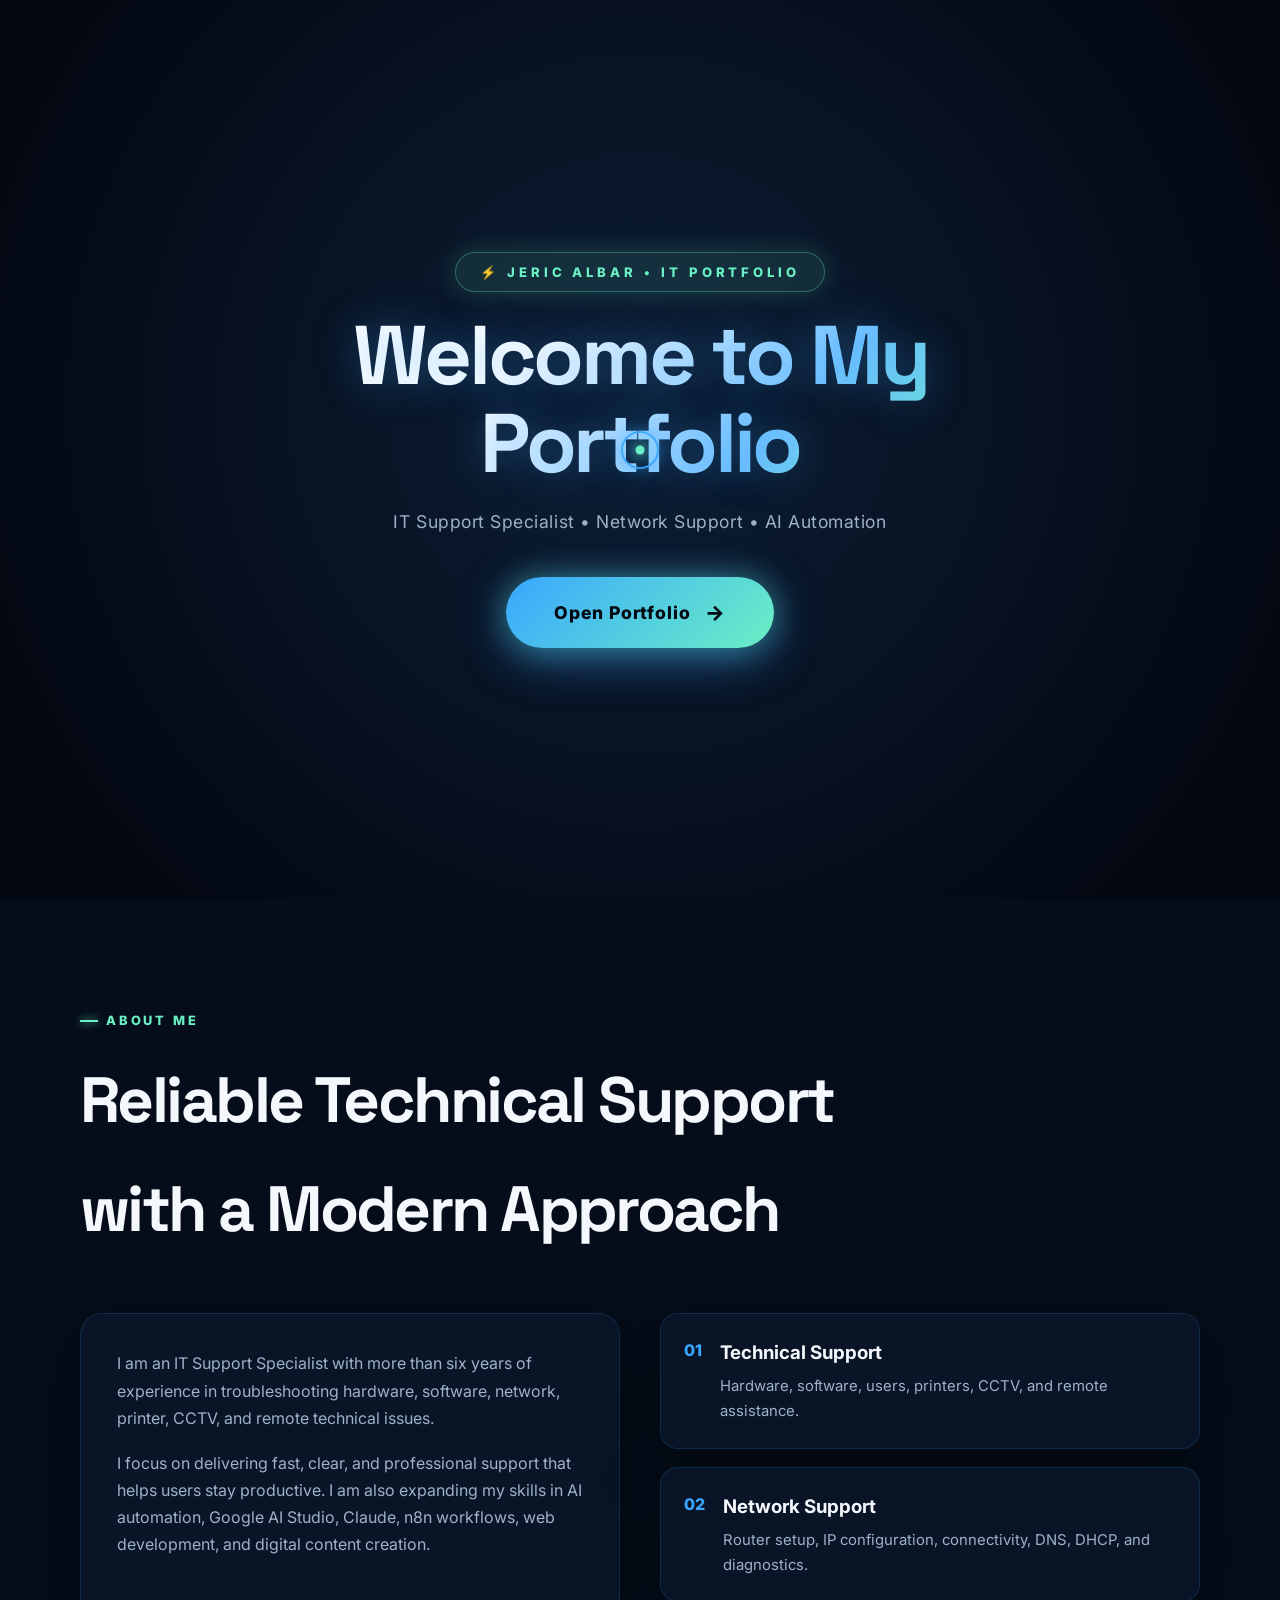
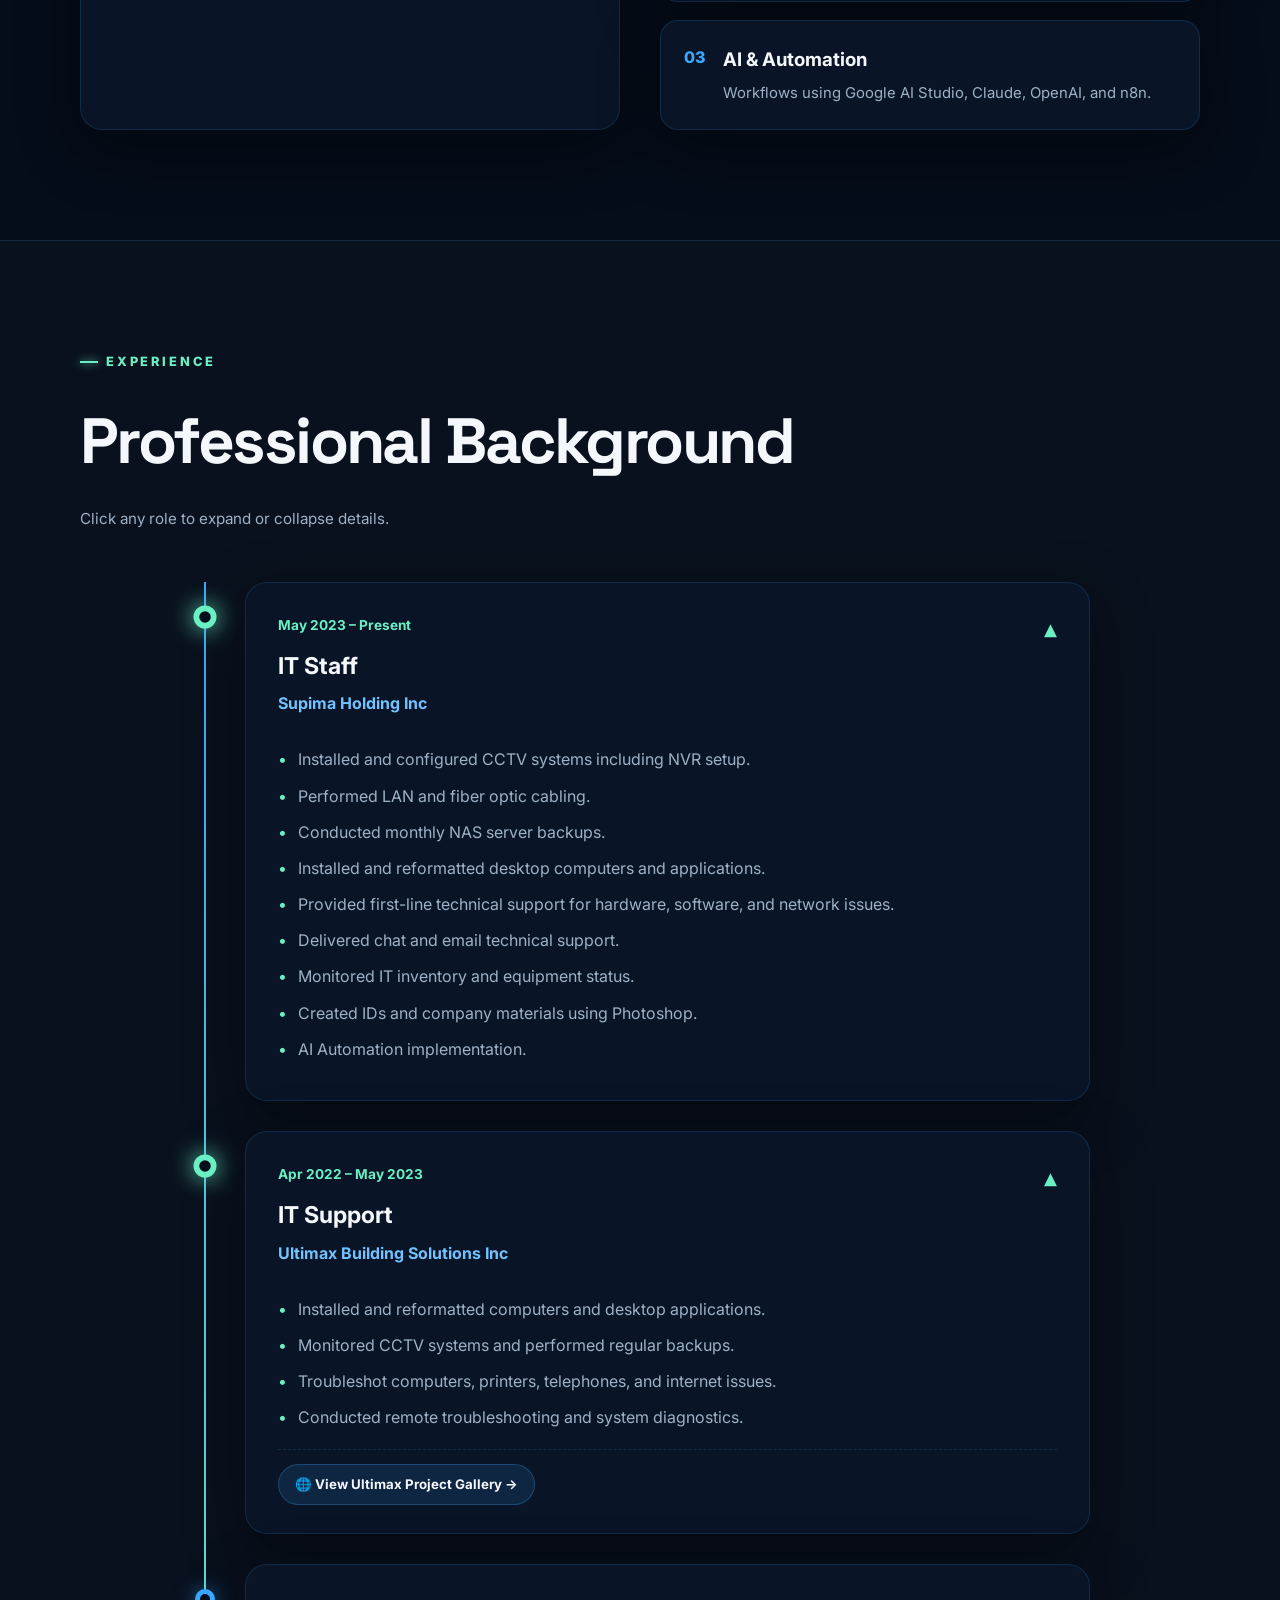
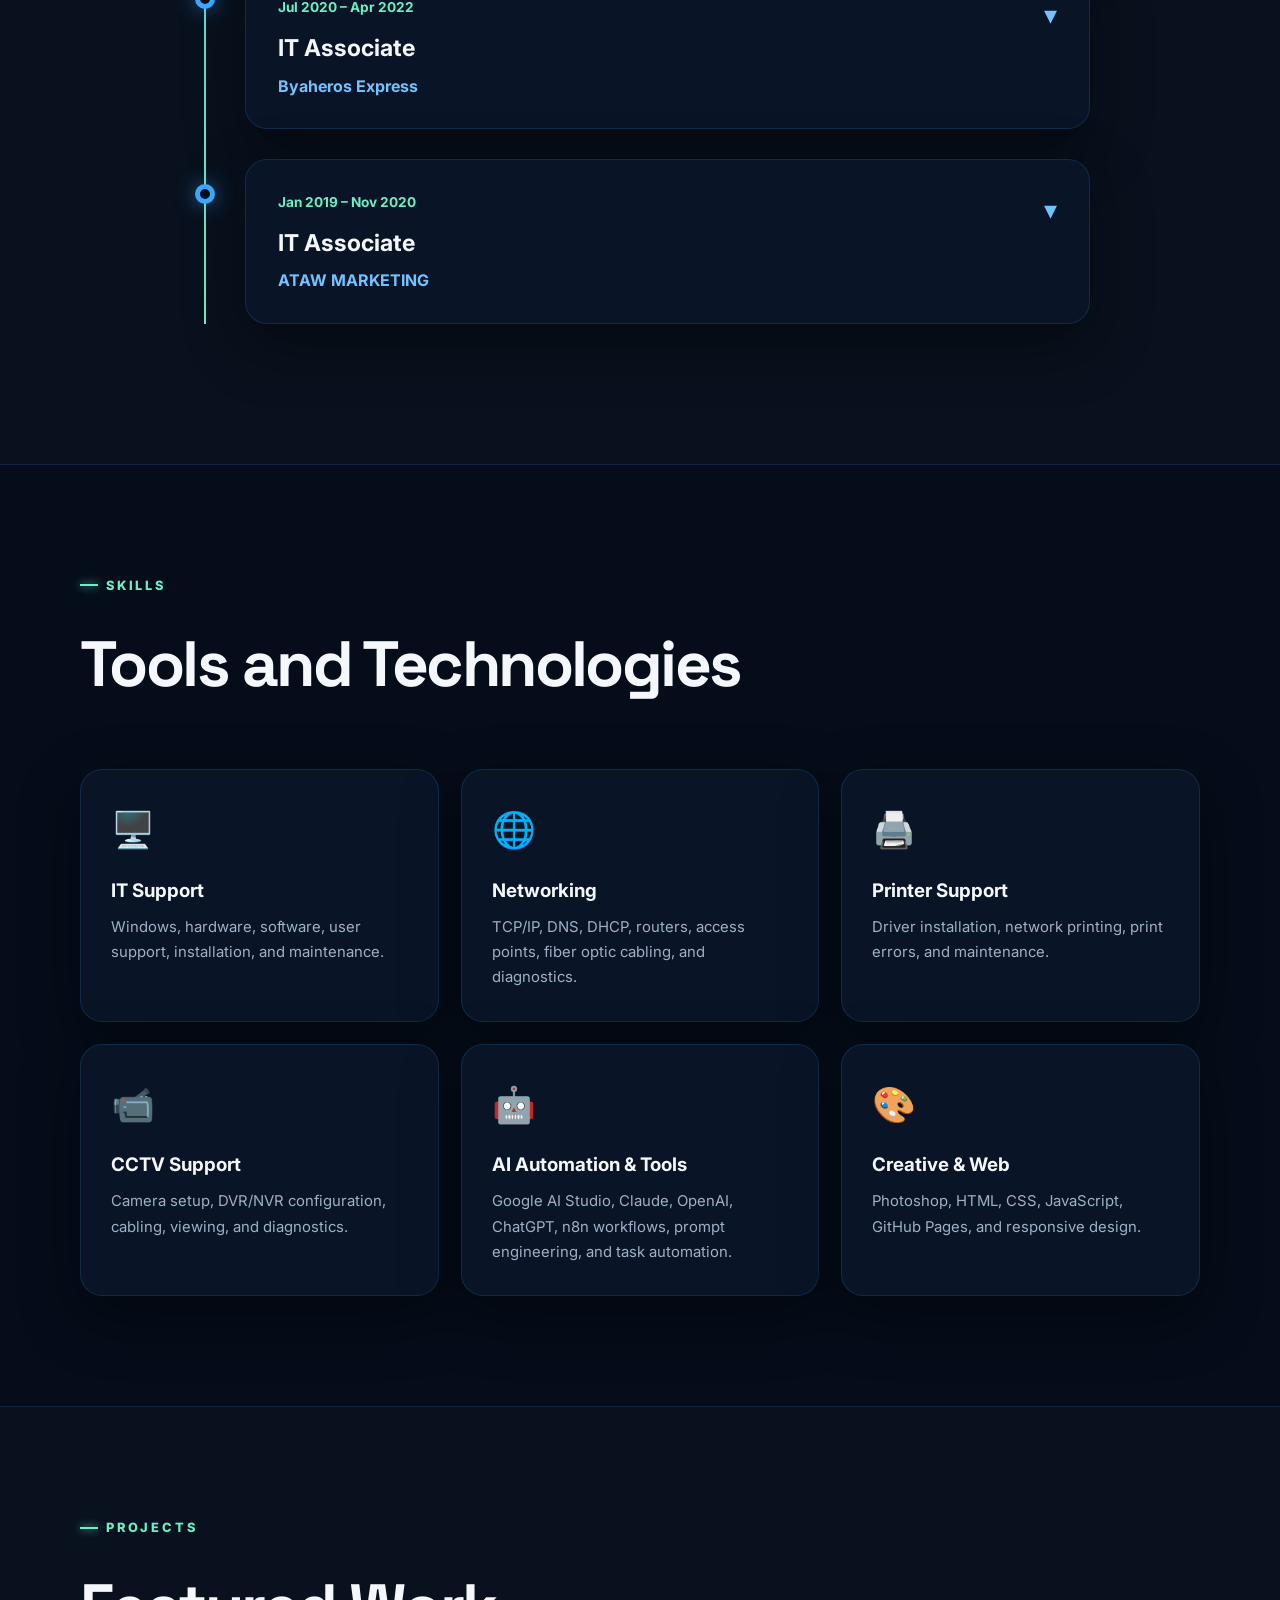
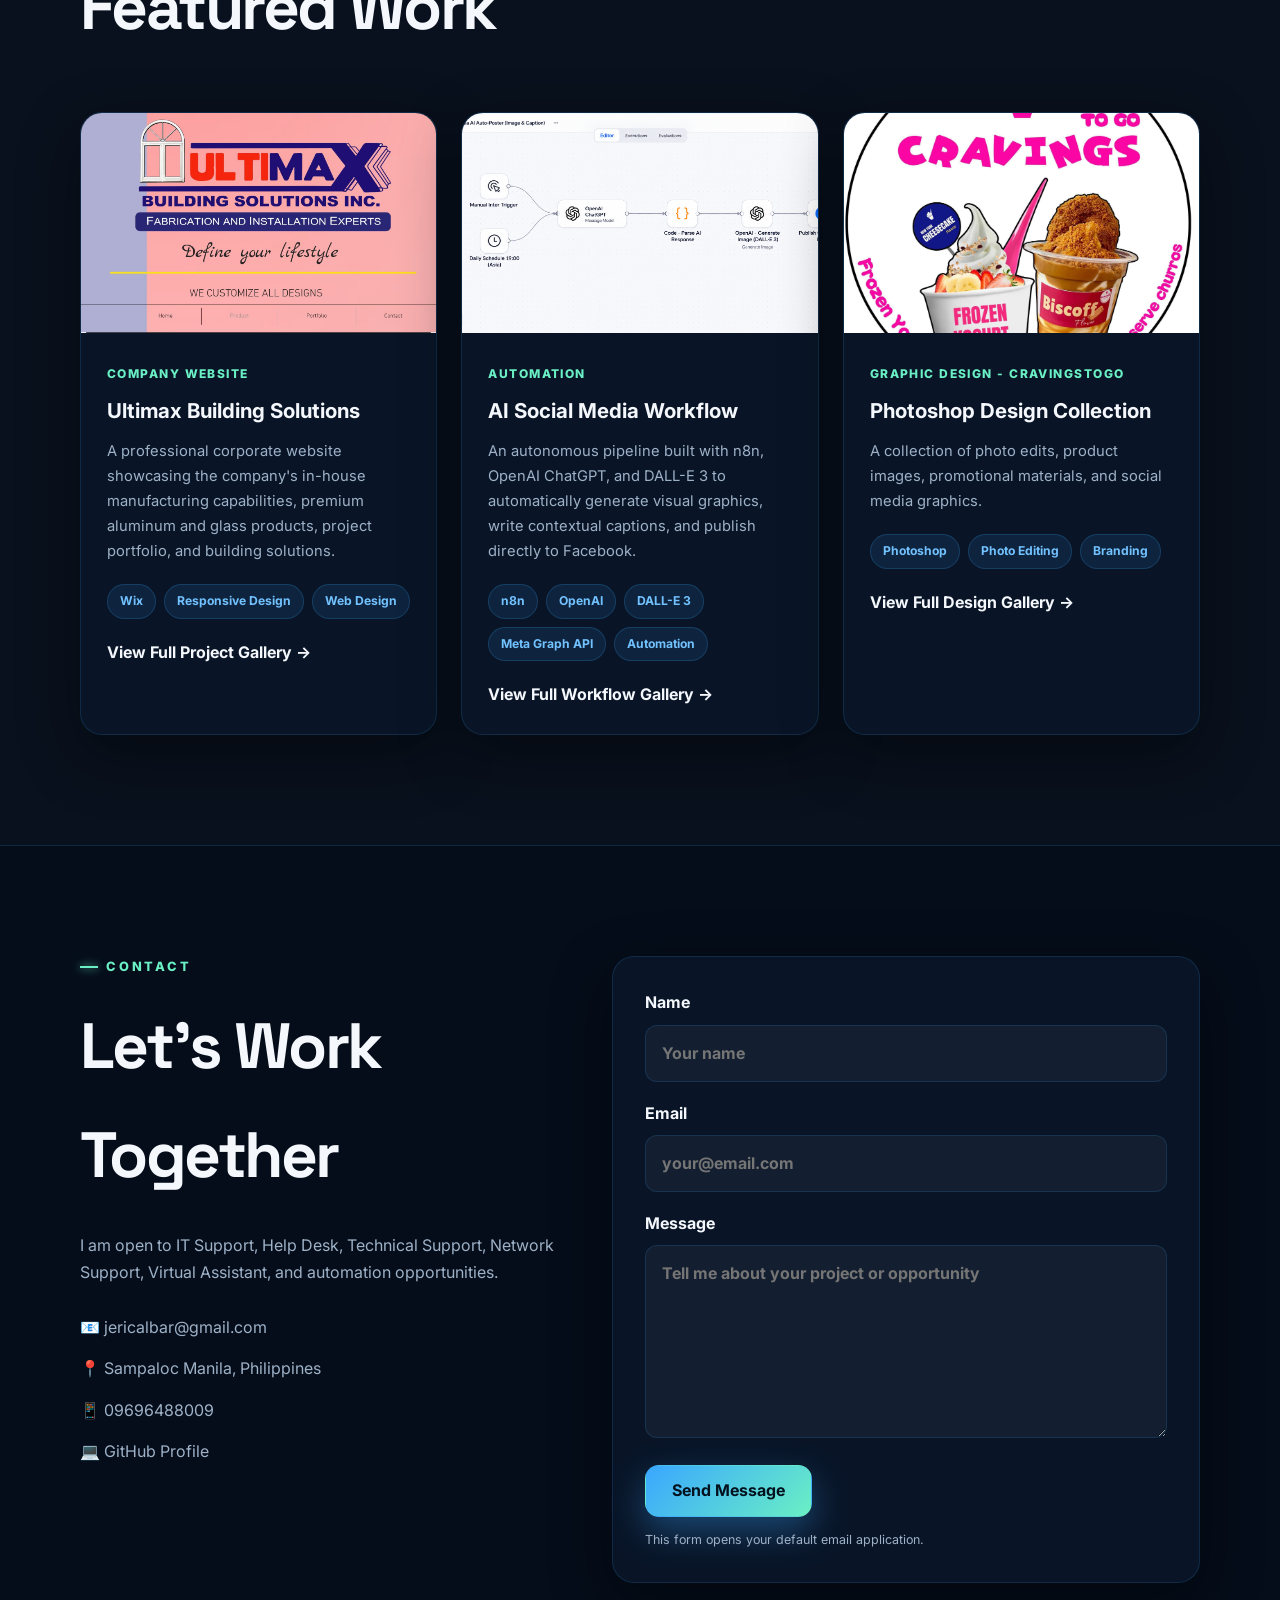
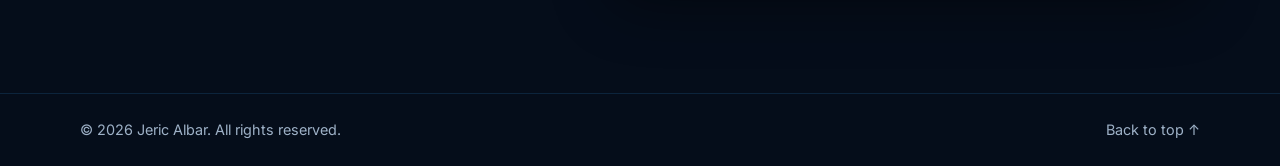
<file: index.html>
<!DOCTYPE html>
<html lang="en">
<head>
  <meta charset="UTF-8" />
  <meta name="viewport" content="width=device-width, initial-scale=1.0" />
  <meta name="description" content="Jeric Albar - IT Support Specialist, Network Support, CCTV, Printer Troubleshooting, Photoshop, and AI Automation." />
  <title>Jeric Albar | IT Support Portfolio</title>

  <!-- SMART ANTI-FLICKER: Hindi na magpapakita ang intro pag nag-back -->
  <script>
    if (sessionStorage.getItem("portfolioOpened") === "true" || window.location.hash) {
      document.documentElement.classList.add("skip-intro");
    }
  </script>

  <link rel="preconnect" href="https://fonts.googleapis.com">
  <link rel="preconnect" href="https://fonts.gstatic.com" crossorigin>
  <link href="https://fonts.googleapis.com/css2?family=Inter:wght@400;500;600;700;800&family=Space+Grotesk:wght@600;700;800&display=swap" rel="stylesheet">

  <style>
    :root {
      --bg: #050d1a;
      --bg-soft: #0a1628;
      --card: rgba(11, 24, 43, 0.85);
      --text: #f4f7fb;
      --muted: #9eb1c7;
      --primary: #39a7ff;
      --primary-light: #72c2ff;
      --accent: #6af0c4;
      --border: rgba(57, 167, 255, 0.15);
      --shadow: 0 20px 60px rgba(0, 0, 0, 0.45);
      --radius: 22px;
      --container: 1120px;
    }

    * {
      margin: 0;
      padding: 0;
      box-sizing: border-box;
    }

    /* ITAGO ANG DEFAULT POINTER SA LAHAT (KASAMA INTRO) */
    html, body, .intro-overlay, .intro-overlay * {
      cursor: none !important;
    }

    html {
      scroll-behavior: smooth;
    }

    body {
      font-family: "Inter", sans-serif;
      background-color: var(--bg);
      color: var(--text);
      line-height: 1.7;
      overflow-x: hidden;
      position: relative;
    }

    body.intro-active {
      overflow: hidden !important;
    }

    /* KAPAG NAG-BACK: Rekta display at walang intro */
    html.skip-intro .intro-overlay {
      display: none !important;
    }
    html.skip-intro body.intro-active {
      overflow: auto !important;
    }

    body.menu-open {
      overflow: hidden;
    }

    /* CYBER MATRIX GRID SA BACKGROUND */
    body::before {
      content: "";
      position: fixed;
      inset: 0;
      background-image: 
        linear-gradient(to right, rgba(57, 167, 255, 0.04) 1px, transparent 1px),
        linear-gradient(to bottom, rgba(57, 167, 255, 0.04) 1px, transparent 1px);
      background-size: 60px 60px;
      pointer-events: none;
      z-index: -2;
    }

    img {
      width: 100%;
      display: block;
    }

    a {
      text-decoration: none;
      color: inherit;
    }

    ul {
      list-style: none;
    }

    button, input, textarea {
      font: inherit;
    }

    .container {
      width: min(92%, var(--container));
      margin: 0 auto;
    }

    .section {
      padding: 110px 0;
    }

    .alt-section {
      background: rgba(255, 255, 255, 0.02);
      border-top: 1px solid var(--border);
      border-bottom: 1px solid var(--border);
    }

    /* =========================================================
       CUSTOM NEON CURSOR
       ========================================================= */
    .custom-cursor-dot,
    .custom-cursor-ring {
      position: fixed;
      pointer-events: none;
      border-radius: 50%;
      transform: translate(-50%, -50%);
      z-index: 9999999999 !important;
      display: block !important;
      opacity: 1 !important;
    }

    .custom-cursor-dot {
      width: 9px;
      height: 9px;
      background: var(--accent);
      box-shadow: 0 0 12px var(--accent), 0 0 24px var(--primary);
    }

    .custom-cursor-ring {
      width: 38px;
      height: 38px;
      border: 2px solid rgba(57, 167, 255, 0.9);
      box-shadow: 0 0 16px rgba(57, 167, 255, 0.4);
      transition: width 0.18s cubic-bezier(0.2, 0, 0, 1),
                  height 0.18s cubic-bezier(0.2, 0, 0, 1),
                  border-color 0.2s ease,
                  background 0.2s ease,
                  box-shadow 0.2s ease;
    }

    .custom-cursor-ring.cursor-hover {
      width: 62px;
      height: 62px;
      border-color: var(--accent);
      background: rgba(106, 240, 196, 0.15);
      box-shadow: 0 0 25px rgba(106, 240, 196, 0.5);
    }

    /* =========================================================
       INTRO OVERLAY & SHATTER ANIMATION
       ========================================================= */
    .intro-overlay {
      position: fixed;
      inset: 0;
      background: radial-gradient(circle at 50% 45%, #0d1e35 0%, #030812 85%);
      z-index: 2147483600;
      display: flex;
      align-items: center;
      justify-content: center;
      text-align: center;
      padding: 24px;
      overflow: hidden;
      transition: opacity 0.9s cubic-bezier(0.7, 0, 0.2, 1),
                  filter 0.9s ease,
                  transform 0.9s cubic-bezier(0.7, 0, 0.2, 1);
    }

    .intro-shockwave {
      position: absolute;
      width: 10px;
      height: 10px;
      border-radius: 50%;
      border: 3px solid var(--accent);
      opacity: 0;
      pointer-events: none;
      transform: translate(-50%, -50%);
      z-index: 1;
    }

    .intro-box {
      max-width: 650px;
      position: relative;
      z-index: 2;
      animation: introFloat 4s ease-in-out infinite alternate;
    }

    @keyframes introFloat {
      0% { transform: translateY(0px); }
      100% { transform: translateY(-8px); }
    }

    .intro-eyebrow {
      color: var(--accent);
      text-transform: uppercase;
      letter-spacing: 0.3em;
      font-size: 0.82rem;
      font-weight: 800;
      margin-bottom: 20px;
      display: inline-block;
      background: rgba(106, 240, 196, 0.1);
      padding: 8px 24px;
      border-radius: 50px;
      border: 1px solid rgba(106, 240, 196, 0.3);
      box-shadow: 0 0 25px rgba(106, 240, 196, 0.2);
    }

    .intro-title {
      font-family: "Space Grotesk", sans-serif;
      font-size: clamp(3rem, 7.5vw, 5.2rem);
      font-weight: 800;
      line-height: 1.05;
      letter-spacing: -0.04em;
      margin-bottom: 20px;
      background: linear-gradient(135deg, #ffffff 30%, #72c2ff 70%, #6af0c4 100%);
      -webkit-background-clip: text;
      -webkit-text-fill-color: transparent;
      text-shadow: 0 0 40px rgba(57, 167, 255, 0.35);
    }

    .intro-sub {
      color: var(--muted);
      font-size: 1.1rem;
      margin-bottom: 40px;
      letter-spacing: 0.03em;
    }

    .intro-btn {
      position: relative;
      display: inline-flex;
      align-items: center;
      gap: 14px;
      padding: 18px 48px;
      border-radius: 50px;
      background: linear-gradient(135deg, #39a7ff, #6af0c4);
      color: #030a14;
      font-weight: 800;
      font-size: 1.1rem;
      letter-spacing: 0.05em;
      border: none;
      box-shadow: 0 10px 45px rgba(57, 167, 255, 0.5), 0 0 30px rgba(106, 240, 196, 0.35);
      transition: transform 0.25s ease, box-shadow 0.25s ease;
      overflow: hidden;
    }

    .intro-btn::before {
      content: "";
      position: absolute;
      top: 0;
      left: -100%;
      width: 100%;
      height: 100%;
      background: linear-gradient(90deg, transparent, rgba(255, 255, 255, 0.4), transparent);
      animation: btnShine 2.5s infinite;
    }

    @keyframes btnShine {
      0% { left: -100%; }
      50%, 100% { left: 120%; }
    }

    .intro-btn:hover {
      transform: translateY(-4px) scale(1.05);
      box-shadow: 0 18px 60px rgba(106, 240, 196, 0.7);
    }

    .intro-btn-icon {
      font-size: 1.3rem;
      transition: transform 0.25s ease;
    }

    .intro-btn:hover .intro-btn-icon {
      transform: translateX(6px);
    }

    .intro-box.glitch-out {
      animation: cyberShatter 0.9s cubic-bezier(0.3, 0, 0.2, 1) forwards;
    }

    @keyframes cyberShatter {
      0% { transform: scale(1); filter: blur(0px); }
      20% {
        transform: scale(1.04) translate(-8px, 4px);
        filter: blur(2px) drop-shadow(4px 0 #ff0055) drop-shadow(-4px 0 #00ffff);
        letter-spacing: 2px;
      }
      40% {
        transform: scale(0.98) translate(8px, -4px);
        filter: blur(6px) drop-shadow(-6px 0 #ff0055) drop-shadow(6px 0 #00ffff) contrast(200%);
        letter-spacing: 6px;
      }
      65% {
        transform: scale(1.2) translateY(-25px);
        filter: blur(16px) contrast(350%) brightness(1.8);
        letter-spacing: 18px;
        opacity: 0.5;
      }
      100% {
        transform: scale(1.5) translateY(-60px);
        filter: blur(35px) contrast(500%) brightness(2.5);
        letter-spacing: 35px;
        opacity: 0;
      }
    }

    .intro-overlay.warp-out {
      opacity: 0;
      filter: blur(40px) contrast(250%) brightness(1.5);
      transform: scale(1.25);
      pointer-events: none;
    }

    .intro-shockwave.boom {
      animation: shockwaveExpand 0.85s cubic-bezier(0.1, 0.8, 0.3, 1) forwards;
    }

    @keyframes shockwaveExpand {
      0% {
        width: 10px;
        height: 10px;
        opacity: 1;
        box-shadow: 0 0 30px var(--accent), inset 0 0 30px var(--primary);
      }
      100% {
        width: 180vw;
        height: 180vw;
        opacity: 0;
        box-shadow: 0 0 100px var(--accent);
      }
    }

    /* HEADER */
    .header {
      position: fixed;
      top: 0;
      width: 100%;
      z-index: 1000;
      background: rgba(5, 13, 26, 0.78);
      backdrop-filter: blur(18px);
      border-bottom: 1px solid transparent;
      transition: 0.3s ease;
    }

    .header.scrolled {
      border-color: var(--border);
      box-shadow: 0 12px 35px rgba(0, 0, 0, 0.3);
    }

    .navbar {
      min-height: 76px;
      display: flex;
      align-items: center;
      justify-content: space-between;
    }

    .logo {
      font-family: "Space Grotesk", sans-serif;
      font-size: 1.85rem;
      font-weight: 800;
      letter-spacing: -0.02em;
    }

    .logo span {
      color: var(--accent);
      text-shadow: 0 0 15px var(--accent);
    }

    .nav-links {
      display: flex;
      gap: 32px;
    }

    .nav-link {
      color: var(--muted);
      font-size: 0.95rem;
      font-weight: 600;
      transition: 0.25s ease;
      position: relative;
    }

    .nav-link:hover, .nav-link.active {
      color: var(--text);
    }

    .nav-link::after {
      content: "";
      position: absolute;
      left: 0;
      bottom: -7px;
      width: 0;
      height: 2px;
      background: linear-gradient(90deg, var(--primary), var(--accent));
      transition: 0.25s ease;
      box-shadow: 0 0 8px var(--accent);
    }

    .nav-link:hover::after, .nav-link.active::after {
      width: 100%;
    }

    .menu-toggle {
      display: none;
      background: none;
      border: 0;
      cursor: pointer;
    }

    .menu-toggle span {
      display: block;
      width: 26px;
      height: 2px;
      background: var(--text);
      margin: 6px 0;
      transition: 0.25s ease;
    }

    /* HERO */
    .hero {
      min-height: 100vh;
      display: flex;
      align-items: center;
      padding-top: 130px;
      position: relative;
    }

    .hero::after {
      content: "";
      position: absolute;
      top: 0;
      left: 0;
      width: 100%;
      height: 1px;
      background: linear-gradient(90deg, transparent, var(--accent), transparent);
      animation: laserSweep 5s linear infinite;
      pointer-events: none;
      opacity: 0.4;
    }

    @keyframes laserSweep {
      0% { top: 0%; opacity: 0; }
      50% { opacity: 0.7; }
      100% { top: 100%; opacity: 0; }
    }

    .hero-grid {
      display: grid;
      grid-template-columns: 1.15fr 0.85fr;
      align-items: center;
      gap: 70px;
    }

    .eyebrow {
      color: var(--accent);
      text-transform: uppercase;
      letter-spacing: 0.22em;
      font-size: 0.8rem;
      font-weight: 800;
      margin-bottom: 14px;
      display: flex;
      align-items: center;
      gap: 8px;
    }

    .eyebrow::before {
      content: "";
      width: 18px;
      height: 2px;
      background: var(--accent);
      box-shadow: 0 0 8px var(--accent);
    }

    .hero h1 {
      font-family: "Space Grotesk", sans-serif;
      font-size: clamp(3.4rem, 7vw, 6.2rem);
      letter-spacing: -0.05em;
      line-height: 1.05;
      margin-bottom: 8px;
    }

    .hero h2 {
      color: var(--muted);
      font-size: clamp(1.35rem, 3vw, 2.2rem);
      font-weight: 600;
    }

    .hero h2 span:first-child {
      color: var(--primary-light);
      text-shadow: 0 0 20px rgba(57, 167, 255, 0.4);
    }

    .typing-cursor {
      color: var(--accent);
      animation: blink 0.8s infinite;
    }

    @keyframes blink {
      50% { opacity: 0; }
    }

    .hero-description {
      max-width: 650px;
      color: var(--muted);
      font-size: 1.08rem;
      margin: 28px 0 36px;
    }

    .hero-actions {
      display: flex;
      flex-wrap: wrap;
      gap: 16px;
    }

    .btn {
      display: inline-flex;
      align-items: center;
      justify-content: center;
      min-height: 52px;
      padding: 0 26px;
      border-radius: 14px;
      font-weight: 700;
      border: 1px solid transparent;
      transition: transform 0.25s ease, box-shadow 0.25s ease, background 0.25s ease;
      cursor: pointer;
    }

    .btn:hover {
      transform: translateY(-3px);
    }

    .btn-primary {
      color: #04111e;
      background: linear-gradient(135deg, var(--primary), var(--accent));
      box-shadow: 0 14px 35px rgba(57, 167, 255, 0.35);
    }

    .btn-primary:hover {
      box-shadow: 0 18px 45px rgba(106, 240, 196, 0.5);
    }

    .btn-secondary {
      background: rgba(255, 255, 255, 0.04);
      border-color: var(--border);
      color: var(--text);
    }

    .btn-secondary:hover {
      border-color: var(--primary);
      background: rgba(57, 167, 255, 0.08);
    }

    .quick-stats {
      margin-top: 45px;
      display: flex;
      flex-wrap: wrap;
      gap: 30px;
    }

    .quick-stats div {
      display: flex;
      flex-direction: column;
    }

    .quick-stats strong {
      font-size: 1.5rem;
      color: var(--accent);
      font-family: "Space Grotesk", sans-serif;
    }

    .quick-stats span {
      color: var(--muted);
      font-size: 0.82rem;
    }

    /* 3D PROFILE CARD */
    .hero-visual {
      display: flex;
      justify-content: center;
      perspective: 1000px;
    }

    .profile-card {
      position: relative;
      width: min(100%, 390px);
      padding: 20px;
      border-radius: 34px;
      background: #09172c;
      box-shadow: var(--shadow), 0 0 50px rgba(57, 167, 255, 0.2);
      transition: transform 0.2s cubic-bezier(0.1, 0.8, 0.3, 1);
      transform-style: preserve-3d;
    }

    .profile-card::before {
      content: "";
      position: absolute;
      inset: -3px;
      border-radius: 36px;
      background: linear-gradient(60deg, #39a7ff, #6af0c4, #0051ff, #6af0c4);
      background-size: 300% 300%;
      z-index: -1;
      animation: electricBorder 5s ease infinite alternate;
      box-shadow: 0 0 25px rgba(57, 167, 255, 0.4);
    }

    @keyframes electricBorder {
      0% { background-position: 0% 50%; filter: blur(4px); }
      50% { background-position: 100% 50%; filter: blur(7px); }
      100% { background-position: 0% 50%; filter: blur(4px); }
    }

    .profile-ring {
      overflow: hidden;
      border-radius: 26px;
      width: 100%;
      aspect-ratio: 1 / 1;
      background: var(--bg-soft);
      border: 1px solid rgba(255, 255, 255, 0.1);
    }

    .profile-ring img {
      width: 100% !important;
      height: 100% !important;
      object-fit: cover !important;
      object-position: top center !important;
      display: block;
      transition: transform 0.4s ease;
    }

    .profile-card:hover .profile-ring img {
      transform: scale(1.05);
    }

    .status-badge {
      margin-top: 18px;
      display: flex;
      align-items: center;
      justify-content: center;
      gap: 10px;
      color: var(--muted);
      font-size: 0.9rem;
      font-weight: 600;
    }

    .status-dot {
      position: relative;
      width: 10px;
      height: 10px;
      background: var(--accent);
      border-radius: 50%;
    }

    .status-dot::after {
      content: "";
      position: absolute;
      inset: -4px;
      border-radius: 50%;
      border: 2px solid var(--accent);
      animation: radarPulse 1.8s ease-out infinite;
    }

    @keyframes radarPulse {
      0% { transform: scale(0.6); opacity: 1; }
      100% { transform: scale(2.4); opacity: 0; }
    }

    /* SECTIONS */
    .section-heading {
      max-width: 760px;
      margin-bottom: 50px;
    }

    .section-heading h2, .contact-info h2 {
      font-family: "Space Grotesk", sans-serif;
      font-size: clamp(2.2rem, 5vw, 4rem);
      letter-spacing: -0.04em;
    }

    .about-grid {
      display: grid;
      grid-template-columns: 1fr 1fr;
      gap: 40px;
    }

    .about-card, .highlight-item, .skill-card, .project-card, .timeline-content, .contact-form {
      background: var(--card);
      border: 1px solid var(--border);
      box-shadow: var(--shadow);
    }

    .about-card {
      padding: 36px;
      border-radius: var(--radius);
    }

    .about-card p {
      color: var(--muted);
      margin-bottom: 18px;
    }

    .about-card p:last-child {
      margin-bottom: 0;
    }

    .about-highlights {
      display: grid;
      gap: 18px;
    }

    .highlight-item {
      padding: 23px;
      border-radius: 18px;
      display: flex;
      gap: 18px;
    }

    .highlight-item > span {
      color: var(--primary);
      font-weight: 800;
    }

    .highlight-item h3 {
      margin-bottom: 5px;
    }

    .highlight-item p {
      color: var(--muted);
      font-size: 0.93rem;
    }

    /* TIMELINE */
    .timeline {
      position: relative;
      max-width: 900px;
      margin: 0 auto;
    }

    .timeline::before {
      content: "";
      position: absolute;
      left: 14px;
      top: 0;
      bottom: 0;
      width: 2px;
      background: linear-gradient(var(--primary), var(--accent));
    }

    .timeline-item {
      position: relative;
      padding-left: 55px;
      margin-bottom: 30px;
      outline: none;
    }

    .timeline-dot {
      position: absolute;
      left: 5px;
      top: 25px;
      width: 20px;
      height: 20px;
      border-radius: 50%;
      background: var(--bg);
      border: 5px solid var(--primary);
      box-shadow: 0 0 20px rgba(57, 167, 255, 0.55);
      transition: transform 0.25s ease, border-color 0.25s ease;
    }

    .timeline-item.active .timeline-dot {
      border-color: var(--accent);
      transform: scale(1.15);
      box-shadow: 0 0 20px var(--accent);
    }

    .timeline-content {
      border-radius: var(--radius);
      padding: 28px 32px;
    }

    .experience-subtext {
      color: var(--muted);
      font-size: 0.95rem;
      margin-top: 10px;
    }

    .clickable-experience {
      cursor: pointer;
      user-select: none;
      transition: transform 0.25s ease, border-color 0.25s ease, box-shadow 0.25s ease;
    }

    .timeline-item:hover .clickable-experience {
      border-color: rgba(57, 167, 255, 0.45);
      box-shadow: 0 16px 45px rgba(57, 167, 255, 0.12);
      transform: translateY(-3px);
    }

    .timeline-header {
      display: flex;
      justify-content: space-between;
      align-items: flex-start;
      gap: 15px;
    }

    .timeline-date {
      display: inline-block;
      margin-bottom: 10px;
      color: var(--accent);
      font-weight: 700;
      font-size: 0.85rem;
    }

    .timeline-content h3 {
      font-size: 1.45rem;
    }

    .timeline-content h4 {
      color: var(--primary-light);
      margin: 4px 0 0;
    }

    .toggle-icon {
      font-size: 1.6rem;
      color: var(--primary-light);
      transition: transform 0.3s ease;
    }

    .timeline-details {
      max-height: 0;
      opacity: 0;
      overflow: hidden;
      transition: max-height 0.4s ease, opacity 0.3s ease, margin-top 0.3s ease;
    }

    .timeline-item.active .timeline-details {
      max-height: 600px;
      opacity: 1;
      margin-top: 20px;
    }

    .timeline-item.active .toggle-icon {
      transform: rotate(180deg);
      color: var(--accent);
    }

    .timeline-content li {
      position: relative;
      color: var(--muted);
      margin: 9px 0;
      padding-left: 20px;
    }

    .timeline-content li::before {
      content: "•";
      position: absolute;
      left: 0;
      color: var(--accent);
    }

    .timeline-action {
      margin-top: 18px;
      padding-top: 14px;
      border-top: 1px dashed var(--border);
    }

    .timeline-badge-link {
      display: inline-block;
      padding: 8px 16px;
      border-radius: 999px;
      font-size: 0.83rem;
      font-weight: 700;
      color: var(--text);
      background: rgba(57, 167, 255, 0.12);
      border: 1px solid rgba(57, 167, 255, 0.28);
      transition: 0.25s ease;
    }

    .timeline-badge-link:hover {
      background: var(--primary);
      color: #04111e;
      transform: translateX(4px);
    }

    /* SKILLS */
    .skills-grid {
      display: grid;
      grid-template-columns: repeat(3, 1fr);
      gap: 22px;
    }

    .skill-card {
      padding: 30px;
      border-radius: var(--radius);
      transition: 0.3s ease;
    }

    .skill-card:hover, .project-card:hover {
      transform: translateY(-7px);
      border-color: rgba(57, 167, 255, 0.45);
      box-shadow: 0 15px 45px rgba(0, 0, 0, 0.5), 0 0 25px rgba(57, 167, 255, 0.15);
    }

    .skill-icon {
      font-size: 2.2rem;
    }

    .skill-card h3 {
      margin: 15px 0 8px;
    }

    .skill-card p {
      color: var(--muted);
      font-size: 0.93rem;
    }

    /* PROJECTS */
    .projects-grid {
      display: grid;
      grid-template-columns: repeat(3, 1fr);
      gap: 24px;
    }

    .project-card-link {
      display: block;
      color: inherit;
      text-decoration: none;
    }

    .project-card-link .project-card {
      height: 100%;
    }

    .project-card {
      border-radius: var(--radius);
      overflow: hidden;
      transition: 0.3s ease;
    }

    .project-image {
      height: 220px;
      overflow: hidden;
      background: var(--bg-soft);
    }

    .project-image img {
      height: 100%;
      object-fit: cover;
      transition: 0.4s ease;
    }

    .project-card:hover .project-image img {
      transform: scale(1.08);
    }

    .project-content {
      padding: 26px;
    }

    .project-tag {
      display: inline-block;
      color: var(--accent);
      font-size: 0.75rem;
      font-weight: 800;
      text-transform: uppercase;
      letter-spacing: 0.12em;
      margin-bottom: 10px;
    }

    .project-content h3 {
      font-size: 1.28rem;
      margin-bottom: 10px;
    }

    .project-content p {
      color: var(--muted);
      font-size: 0.92rem;
    }

    .project-tech {
      display: flex;
      flex-wrap: wrap;
      gap: 8px;
      margin: 20px 0;
    }

    .project-tech span {
      background: rgba(57, 167, 255, 0.1);
      color: var(--primary-light);
      border: 1px solid rgba(57, 167, 255, 0.2);
      padding: 6px 12px;
      border-radius: 999px;
      font-size: 0.76rem;
      font-weight: 700;
    }

    .project-link {
      color: var(--text);
      font-weight: 700;
      display: inline-flex;
      align-items: center;
      gap: 5px;
      transition: transform 0.2s ease;
    }

    .project-card:hover .project-link {
      color: var(--accent);
      transform: translateX(5px);
    }

    /* CONTACT */
    .contact-grid {
      display: grid;
      grid-template-columns: 0.9fr 1.1fr;
      gap: 50px;
      align-items: start;
    }

    .contact-info > p:not(.eyebrow) {
      color: var(--muted);
      margin: 22px 0 28px;
    }

    .contact-list {
      display: grid;
      gap: 14px;
      color: var(--muted);
    }

    .contact-list a:hover {
      color: var(--primary-light);
    }

    .contact-form {
      border-radius: var(--radius);
      padding: 32px;
    }

    .contact-form label {
      display: block;
      margin-bottom: 18px;
      font-weight: 700;
    }

    .contact-form input, .contact-form textarea {
      width: 100%;
      margin-top: 8px;
      border-radius: 12px;
      border: 1px solid var(--border);
      background: rgba(255, 255, 255, 0.045);
      color: var(--text);
      padding: 14px 16px;
      outline: none;
      resize: vertical;
    }

    .form-note {
      color: var(--muted);
      font-size: 0.78rem;
      margin-top: 12px;
    }

    /* FOOTER */
    .footer {
      border-top: 1px solid var(--border);
      padding: 24px 0;
    }

    .footer-content {
      display: flex;
      justify-content: space-between;
      gap: 20px;
      color: var(--muted);
      font-size: 0.9rem;
    }

    /* RESPONSIVE */
    @media (max-width: 950px) {
      .hero-grid, .about-grid, .contact-grid { grid-template-columns: 1fr; }
      .hero-visual { order: -1; }
      .profile-card { max-width: 340px; }
      .skills-grid, .projects-grid { grid-template-columns: repeat(2, 1fr); }
    }

    @media (max-width: 760px) {
      .section { padding: 85px 0; }
      .menu-toggle { display: block; z-index: 1002; }
      .nav-links {
        position: fixed; inset: 0; background: rgba(5, 13, 26, 0.98);
        display: flex; flex-direction: column; align-items: center; justify-content: center;
        gap: 28px; transform: translateX(100%); transition: 0.3s ease;
      }
      .nav-links.open { transform: translateX(0); }
      .menu-toggle.active span:nth-child(1) { transform: translateY(8px) rotate(45deg); }
      .menu-toggle.active span:nth-child(2) { opacity: 0; }
      .menu-toggle.active span:nth-child(3) { transform: translateY(-8px) rotate(-45deg); }
      .hero { text-align: center; }
      .hero-actions, .quick-stats { justify-content: center; }
      .skills-grid, .projects-grid { grid-template-columns: 1fr; }
      .footer-content { flex-direction: column; text-align: center; }
    }

    @media (max-width: 520px) {
      .hero h1 { font-size: 3rem; }
      .hero-actions { flex-direction: column; }
      .btn { width: 100%; }
      .about-card, .timeline-content, .contact-form { padding: 22px 18px; }
      .timeline-item { padding-left: 45px; }
    }
  </style>

  <!-- VISITOR & RESUME TRACKER -->
  <script src="analytics.js" defer></script>
</head>
<body class="intro-active">

  <!-- CUSTOM NEON CURSOR -->
  <div class="custom-cursor-dot" id="cursorDot"></div>
  <div class="custom-cursor-ring" id="cursorRing"></div>

  <!-- INTRO OVERLAY -->
  <div class="intro-overlay" id="introOverlay">
    <div class="intro-shockwave" id="shockwave"></div>
    <div class="intro-box" id="introBox">
      <span class="intro-eyebrow">⚡ JERIC ALBAR • IT PORTFOLIO</span>
      <h1 class="intro-title">Welcome to My Portfolio</h1>
      <p class="intro-sub">IT Support Specialist • Network Support • AI Automation</p>
      <button class="intro-btn" id="openPortfolioBtn" type="button">
        <span>Open Portfolio</span>
        <span class="intro-btn-icon">→</span>
      </button>
    </div>
  </div>

  <!-- NAVIGATION -->
  <header class="header">
    <nav class="navbar container">
      <a href="#home" class="logo">Jeric<span>.</span></a>

      <button class="menu-toggle" id="menuToggle" aria-label="Open navigation menu">
        <span></span>
        <span></span>
        <span></span>
      </button>

      <ul class="nav-links" id="navLinks">
        <li><a href="#home" class="nav-link active">Home</a></li>
        <li><a href="#about" class="nav-link">About</a></li>
        <li><a href="#experience" class="nav-link">Experience</a></li>
        <li><a href="#skills" class="nav-link">Skills</a></li>
        <li><a href="#projects" class="nav-link">Projects</a></li>
        <li><a href="#contact" class="nav-link">Contact</a></li>
      </ul>
    </nav>
  </header>

  <main>
    <!-- 1. HERO SECTION -->
    <section class="hero section" id="home">
      <div class="container hero-grid">
        <div class="hero-content">
          <p class="eyebrow">Hello, I’m</p>
          <h1>Jeric Albar</h1>
          <h2>I’m a <span id="typedText"></span><span class="typing-cursor">|</span></h2>

          <p class="hero-description">
            I help businesses solve technical problems through reliable IT support,
            network troubleshooting, printer and CCTV support, remote assistance,
            and AI-powered automation.
          </p>

          <div class="hero-actions">
            <a href="#projects" class="btn btn-primary">View My Projects</a>
            <a href="images/CV/CV.pdf" class="btn btn-secondary" download>📄 Download Resume</a>
          </div>

          <div class="quick-stats">
            <div>
              <strong>6+</strong>
              <span>Years Experience</span>
            </div>
            <div>
              <strong>24/7</strong>
              <span>Problem-Solving Mindset</span>
            </div>
            <div>
              <strong>100%</strong>
              <span>Commitment</span>
            </div>
          </div>
        </div>

        <div class="hero-visual" id="heroVisual">
          <div class="profile-card" id="profileCard">
            <div class="profile-ring">
              <img src="images/profile.png" alt="Jeric Albar profile photo" />
            </div>
            <div class="status-badge">
              <span class="status-dot"></span>
              Available for Opportunities
            </div>
          </div>
        </div>
      </div>
    </section>

    <!-- 2. ABOUT SECTION -->
    <section class="section" id="about">
      <div class="container">
        <div class="section-heading">
          <p class="eyebrow">About Me</p>
          <h2>Reliable Technical Support with a Modern Approach</h2>
        </div>

        <div class="about-grid">
          <div class="about-card">
            <p>
              I am an IT Support Specialist with more than six years of experience
              in troubleshooting hardware, software, network, printer, CCTV, and
              remote technical issues.
            </p>

            <p>
              I focus on delivering fast, clear, and professional support that helps
              users stay productive. I am also expanding my skills in AI automation,
              Google AI Studio, Claude, n8n workflows, web development, and digital content creation.
            </p>
          </div>

          <div class="about-highlights">
            <div class="highlight-item">
              <span>01</span>
              <div>
                <h3>Technical Support</h3>
                <p>Hardware, software, users, printers, CCTV, and remote assistance.</p>
              </div>
            </div>

            <div class="highlight-item">
              <span>02</span>
              <div>
                <h3>Network Support</h3>
                <p>Router setup, IP configuration, connectivity, DNS, DHCP, and diagnostics.</p>
              </div>
            </div>

            <div class="highlight-item">
              <span>03</span>
              <div>
                <h3>AI & Automation</h3>
                <p>Workflows using Google AI Studio, Claude, OpenAI, and n8n.</p>
              </div>
            </div>
          </div>
        </div>
      </div>
    </section>

    <!-- 3. EXPERIENCE SECTION -->
    <section class="section alt-section" id="experience">
      <div class="container">
        <div class="section-heading">
          <p class="eyebrow">Experience</p>
          <h2>Professional Background</h2>
          <p class="experience-subtext">Click any role to expand or collapse details.</p>
        </div>

        <div class="timeline">
          <!-- 1. SUPIMA HOLDING INC -->
          <article class="timeline-item active" tabindex="0" role="button" aria-expanded="true">
            <div class="timeline-dot"></div>
            <div class="timeline-content clickable-experience">
              <div class="timeline-header">
                <div>
                  <span class="timeline-date">May 2023 – Present</span>
                  <h3>IT Staff</h3>
                  <h4>Supima Holding Inc</h4>
                </div>
                <span class="toggle-icon" aria-hidden="true">▾</span>
              </div>
              <div class="timeline-details">
                <ul>
                  <li>Installed and configured CCTV systems including NVR setup.</li>
                  <li>Performed LAN and fiber optic cabling.</li>
                  <li>Conducted monthly NAS server backups.</li>
                  <li>Installed and reformatted desktop computers and applications.</li>
                  <li>Provided first-line technical support for hardware, software, and network issues.</li>
                  <li>Delivered chat and email technical support.</li>
                  <li>Monitored IT inventory and equipment status.</li>
                  <li>Created IDs and company materials using Photoshop.</li>
                  <li>AI Automation implementation.</li>
                </ul>
              </div>
            </div>
          </article>

          <!-- 2. ULTIMAX BUILDING SOLUTIONS INC -->
          <article class="timeline-item active" tabindex="0" role="button" aria-expanded="true">
            <div class="timeline-dot"></div>
            <div class="timeline-content clickable-experience">
              <div class="timeline-header">
                <div>
                  <span class="timeline-date">Apr 2022 – May 2023</span>
                  <h3>IT Support</h3>
                  <h4>Ultimax Building Solutions Inc</h4>
                </div>
                <span class="toggle-icon" aria-hidden="true">▾</span>
              </div>
              <div class="timeline-details">
                <ul>
                  <li>Installed and reformatted computers and desktop applications.</li>
                  <li>Monitored CCTV systems and performed regular backups.</li>
                  <li>Troubleshot computers, printers, telephones, and internet issues.</li>
                  <li>Conducted remote troubleshooting and system diagnostics.</li>
                </ul>
                <div class="timeline-action">
                  <a href="ultimax-project.html" class="timeline-badge-link">🌐 View Ultimax Project Gallery →</a>
                </div>
              </div>
            </div>
          </article>

          <!-- 3. BYAHEROS EXPRESS -->
          <article class="timeline-item" tabindex="0" role="button" aria-expanded="false">
            <div class="timeline-dot"></div>
            <div class="timeline-content clickable-experience">
              <div class="timeline-header">
                <div>
                  <span class="timeline-date">Jul 2020 – Apr 2022</span>
                  <h3>IT Associate</h3>
                  <h4>Byaheros Express</h4>
                </div>
                <span class="toggle-icon" aria-hidden="true">▾</span>
              </div>
              <div class="timeline-details">
                <ul>
                  <li>Provided IT support for office systems and users.</li>
                  <li>Installed CCTV and internet LAN connections.</li>
                  <li>Monitored, reviewed, and backed up CCTV footage.</li>
                  <li>Identified system errors and bugs.</li>
                  <li>Supported Truemoney fund transfers between branches.</li>
                </ul>
              </div>
            </div>
          </article>

          <!-- 4. ATAW MARKETING -->
          <article class="timeline-item" tabindex="0" role="button" aria-expanded="false">
            <div class="timeline-dot"></div>
            <div class="timeline-content clickable-experience">
              <div class="timeline-header">
                <div>
                  <span class="timeline-date">Jan 2019 – Nov 2020</span>
                  <h3>IT Associate</h3>
                  <h4>ATAW MARKETING</h4>
                </div>
                <span class="toggle-icon" aria-hidden="true">▾</span>
              </div>
              <div class="timeline-details">
                <ul>
                  <li>Troubleshot hardware and software issues across all workstations.</li>
                  <li>Installed and reformatted operating systems and applications.</li>
                  <li>Assembled and disassembled computer units.</li>
                  <li>Installed POS hardware and software.</li>
                  <li>Created monthly inventory and wholesale reports.</li>
                  <li>Performed CCTV installation and monthly backups.</li>
                </ul>
              </div>
            </div>
          </article>
        </div>
      </div>
    </section>

    <!-- 4. SKILLS SECTION -->
    <section class="section" id="skills">
      <div class="container">
        <div class="section-heading">
          <p class="eyebrow">Skills</p>
          <h2>Tools and Technologies</h2>
        </div>

        <div class="skills-grid">
          <div class="skill-card">
            <span class="skill-icon">🖥️</span>
            <h3>IT Support</h3>
            <p>Windows, hardware, software, user support, installation, and maintenance.</p>
          </div>

          <div class="skill-card">
            <span class="skill-icon">🌐</span>
            <h3>Networking</h3>
            <p>TCP/IP, DNS, DHCP, routers, access points, fiber optic cabling, and diagnostics.</p>
          </div>

          <div class="skill-card">
            <span class="skill-icon">🖨️</span>
            <h3>Printer Support</h3>
            <p>Driver installation, network printing, print errors, and maintenance.</p>
          </div>

          <div class="skill-card">
            <span class="skill-icon">📹</span>
            <h3>CCTV Support</h3>
            <p>Camera setup, DVR/NVR configuration, cabling, viewing, and diagnostics.</p>
          </div>

          <div class="skill-card">
            <span class="skill-icon">🤖</span>
            <h3>AI Automation & Tools</h3>
            <p>Google AI Studio, Claude, OpenAI, ChatGPT, n8n workflows, prompt engineering, and task automation.</p>
          </div>

          <div class="skill-card">
            <span class="skill-icon">🎨</span>
            <h3>Creative & Web</h3>
            <p>Photoshop, HTML, CSS, JavaScript, GitHub Pages, and responsive design.</p>
          </div>
        </div>
      </div>
    </section>

    <!-- 5. FEATURED WORK SECTION -->
    <section class="section alt-section" id="projects">
      <div class="container">
        <div class="section-heading">
          <p class="eyebrow">Projects</p>
          <h2>Featured Work</h2>
        </div>

        <div class="projects-grid">
          <!-- 1. ULTIMAX PROJECT CARD -->
          <a href="ultimax-project.html" class="project-card-link" aria-label="View Ultimax Building Solutions project gallery">
            <article class="project-card">
              <div class="project-image">
                <img src="images/websiteproject.jpg" alt="Ultimax Building Solutions website project" />
              </div>
              <div class="project-content">
                <span class="project-tag">Company Website</span>
                <h3>Ultimax Building Solutions</h3>
                <p>
                  A professional corporate website showcasing the company's
                  in-house manufacturing capabilities, premium aluminum and
                  glass products, project portfolio, and building solutions.
                </p>
                <div class="project-tech">
                  <span>Wix</span>
                  <span>Responsive Design</span>
                  <span>Web Design</span>
                </div>
                <span class="project-link">View Full Project Gallery →</span>
              </div>
            </article>
          </a>

          <!-- 2. AI AUTOMATION PROJECT CARD -->
          <a href="ai-project.html" class="project-card-link" aria-label="View AI Social Media Workflow project gallery">
            <article class="project-card">
              <div class="project-image">
                <img src="images/ai/ai-workflow-overview.png" alt="AI automation workflow project" />
              </div>
              <div class="project-content">
                <span class="project-tag">Automation</span>
                <h3>AI Social Media Workflow</h3>
                <p>
                  An autonomous pipeline built with n8n, OpenAI ChatGPT, and DALL-E 3 to automatically generate visual graphics, write contextual captions, and publish directly to Facebook.
                </p>
                <div class="project-tech">
                  <span>n8n</span>
                  <span>OpenAI</span>
                  <span>DALL-E 3</span>
                  <span>Meta Graph API</span>
                  <span>Automation</span>
                </div>
                <span class="project-link">View Full Workflow Gallery →</span>
              </div>
            </article>
          </a>

          <!-- 3. PHOTOSHOP PROJECT CARD -->
          <a href="photoshop-project.html" class="project-card-link" aria-label="View Photoshop Design Collection gallery">
            <article class="project-card">
              <div class="project-image">
                <img src="images/project-design.jpg" alt="Photoshop design project" />
              </div>
              <div class="project-content">
                <span class="project-tag">Graphic Design - CravingsToGo</span>
                <h3>Photoshop Design Collection</h3>
                <p>
                  A collection of photo edits, product images, promotional materials,
                  and social media graphics.
                </p>
                <div class="project-tech">
                  <span>Photoshop</span>
                  <span>Photo Editing</span>
                  <span>Branding</span>
                </div>
                <span class="project-link">View Full Design Gallery →</span>
              </div>
            </article>
          </a>
        </div>
      </div>
    </section>

    <!-- 6. CONTACT SECTION -->
    <section class="section contact-section" id="contact">
      <div class="container contact-grid">
        <div class="contact-info">
          <p class="eyebrow">Contact</p>
          <h2>Let’s Work Together</h2>
          <p>
            I am open to IT Support, Help Desk, Technical Support,
            Network Support, Virtual Assistant, and automation opportunities.
          </p>

          <div class="contact-list">
            <a href="mailto:jericalbar@gmail.com">📧 jericalbar@gmail.com</a>
            <span>📍 Sampaloc Manila, Philippines</span>
            <span>📱 09696488009</span>
            <a href="https://github.com/jericalbar" target="_blank" rel="noopener noreferrer">💻 GitHub Profile</a>
          </div>
        </div>

        <form class="contact-form" id="contactForm">
          <label>
            Name
            <input type="text" id="name" placeholder="Your name" required />
          </label>

          <label>
            Email
            <input type="email" id="email" placeholder="your@email.com" required />
          </label>

          <label>
            Message
            <textarea id="message" rows="6" placeholder="Tell me about your project or opportunity" required></textarea>
          </label>

          <button type="submit" class="btn btn-primary">Send Message</button>
          <p class="form-note">This form opens your default email application.</p>
        </form>
      </div>
    </section>
  </main>

  <!-- FOOTER -->
  <footer class="footer">
    <div class="container footer-content">
      <p>© <span id="currentYear"></span> Jeric Albar. All rights reserved.</p>
      <a href="#home">Back to top ↑</a>
    </div>
  </footer>

  <!-- Tawk.to Script -->
  <script type="text/javascript">
  var Tawk_API=Tawk_API||{}, Tawk_LoadStart=new Date();
  (function(){
  var s1=document.createElement("script"),s0=document.getElementsByTagName("script")[0];
  s1.async=true;
  s1.src='https://embed.tawk.to/6af28d051bbb093c4289af80/1k71ndnhp';
  s1.charset='UTF-8';
  s1.setAttribute('crossorigin','*');
  s0.parentNode.insertBefore(s1,s0);
  })();
  </script>

  <!-- JAVASCRIPT LOGIC -->
  <script>
    // 1. NEON CURSOR
    const cursorDot = document.getElementById("cursorDot");
    const cursorRing = document.getElementById("cursorRing");

    if (cursorDot && cursorRing) {
      let mouseX = window.innerWidth / 2;
      let mouseY = window.innerHeight / 2;
      let ringX = mouseX;
      let ringY = mouseY;

      cursorDot.style.left = `${mouseX}px`;
      cursorDot.style.top = `${mouseY}px`;
      cursorRing.style.left = `${ringX}px`;
      cursorRing.style.top = `${ringY}px`;

      window.addEventListener("mousemove", (e) => {
        mouseX = e.clientX;
        mouseY = e.clientY;
        cursorDot.style.left = `${mouseX}px`;
        cursorDot.style.top = `${mouseY}px`;
      });

      function renderCursor() {
        ringX += (mouseX - ringX) * 0.18;
        ringY += (mouseY - ringY) * 0.18;
        cursorRing.style.left = `${ringX}px`;
        cursorRing.style.top = `${ringY}px`;
        requestAnimationFrame(renderCursor);
      }
      requestAnimationFrame(renderCursor);

      document.addEventListener("mouseover", (e) => {
        const target = e.target.closest("a, button, input, textarea, .intro-btn, .clickable-experience, .project-card-link");
        if (target) {
          cursorRing.classList.add("cursor-hover");
        } else {
          cursorRing.classList.remove("cursor-hover");
        }
      });
    }

    document.addEventListener("DOMContentLoaded", () => {
      // 2. INTRO CONTROLLER & SESSION PERSISTENCE
      const openBtn = document.getElementById("openPortfolioBtn");
      const introOverlay = document.getElementById("introOverlay");
      const introBox = document.getElementById("introBox");
      const shockwave = document.getElementById("shockwave");

      // Check kung nabuksan na dati o galing sa back navigation
      if (sessionStorage.getItem("portfolioOpened") === "true" || window.location.hash) {
        if (introOverlay) introOverlay.style.display = "none";
        document.body.classList.remove("intro-active");
      }

      if (openBtn && introOverlay) {
        openBtn.addEventListener("click", (e) => {
          // I-save sa session na nabuksan na (hindi na uulit sa back)
          sessionStorage.setItem("portfolioOpened", "true");

          if (shockwave) {
            shockwave.style.left = `${e.clientX}px`;
            shockwave.style.top = `${e.clientY}px`;
            shockwave.classList.add("boom");
          }

          introBox.classList.add("glitch-out");
          introOverlay.classList.add("warp-out");

          setTimeout(() => {
            introOverlay.style.display = "none";
            document.body.classList.remove("intro-active");
          }, 900);
        });
      }

      // 3. 3D TILT EFFECT
      const heroVisual = document.getElementById("heroVisual");
      const profileCard = document.getElementById("profileCard");

      if (heroVisual && profileCard && window.innerWidth > 950) {
        heroVisual.addEventListener("mousemove", (e) => {
          const rect = heroVisual.getBoundingClientRect();
          const x = e.clientX - rect.left - rect.width / 2;
          const y = e.clientY - rect.top - rect.height / 2;
          const rotateX = (-y / rect.height) * 22;
          const rotateY = (x / rect.width) * 22;
          profileCard.style.transform = `perspective(1000px) rotateX(${rotateX}deg) rotateY(${rotateY}deg) scale3d(1.03, 1.03, 1.03)`;
        });

        heroVisual.addEventListener("mouseleave", () => {
          profileCard.style.transform = "perspective(1000px) rotateX(0deg) rotateY(0deg) scale3d(1, 1, 1)";
        });
      }

      // 4. TYPING TEXT
      const typedTextEl = document.getElementById("typedText");
      const words = [
        "IT Support Specialist",
        "Network Support",
        "CCTV & Hardware Tech",
        "AI Automation Specialist"
      ];
      let wordIndex = 0, charIndex = 0, isDeleting = false;

      function typeEffect() {
        if (!typedTextEl) return;
        const currentWord = words[wordIndex];
        if (isDeleting) {
          typedTextEl.textContent = currentWord.substring(0, charIndex - 1);
          charIndex--;
        } else {
          typedTextEl.textContent = currentWord.substring(0, charIndex + 1);
          charIndex++;
        }
        let delay = isDeleting ? 45 : 90;
        if (!isDeleting && charIndex === currentWord.length) {
          delay = 1800; isDeleting = true;
        } else if (isDeleting && charIndex === 0) {
          isDeleting = false;
          wordIndex = (wordIndex + 1) % words.length;
          delay = 400;
        }
        setTimeout(typeEffect, delay);
      }
      typeEffect();

      // 5. MOBILE MENU
      const menuToggle = document.getElementById("menuToggle");
      const navLinks = document.getElementById("navLinks");
      if (menuToggle && navLinks) {
        menuToggle.addEventListener("click", () => {
          menuToggle.classList.toggle("active");
          navLinks.classList.toggle("open");
          document.body.classList.toggle("menu-open");
        });
      }

      // 6. TIMELINE ACCORDION
      const timelineItems = document.querySelectorAll(".timeline-item");
      timelineItems.forEach((item) => {
        item.addEventListener("click", (e) => {
          if (e.target.tagName.toLowerCase() === "a") return;
          item.classList.toggle("active");
        });
      });

      // 7. CURRENT YEAR
      const yr = document.getElementById("currentYear");
      if (yr) yr.textContent = new Date().getFullYear();
    });
  </script>
</body>
</html>
</file>
